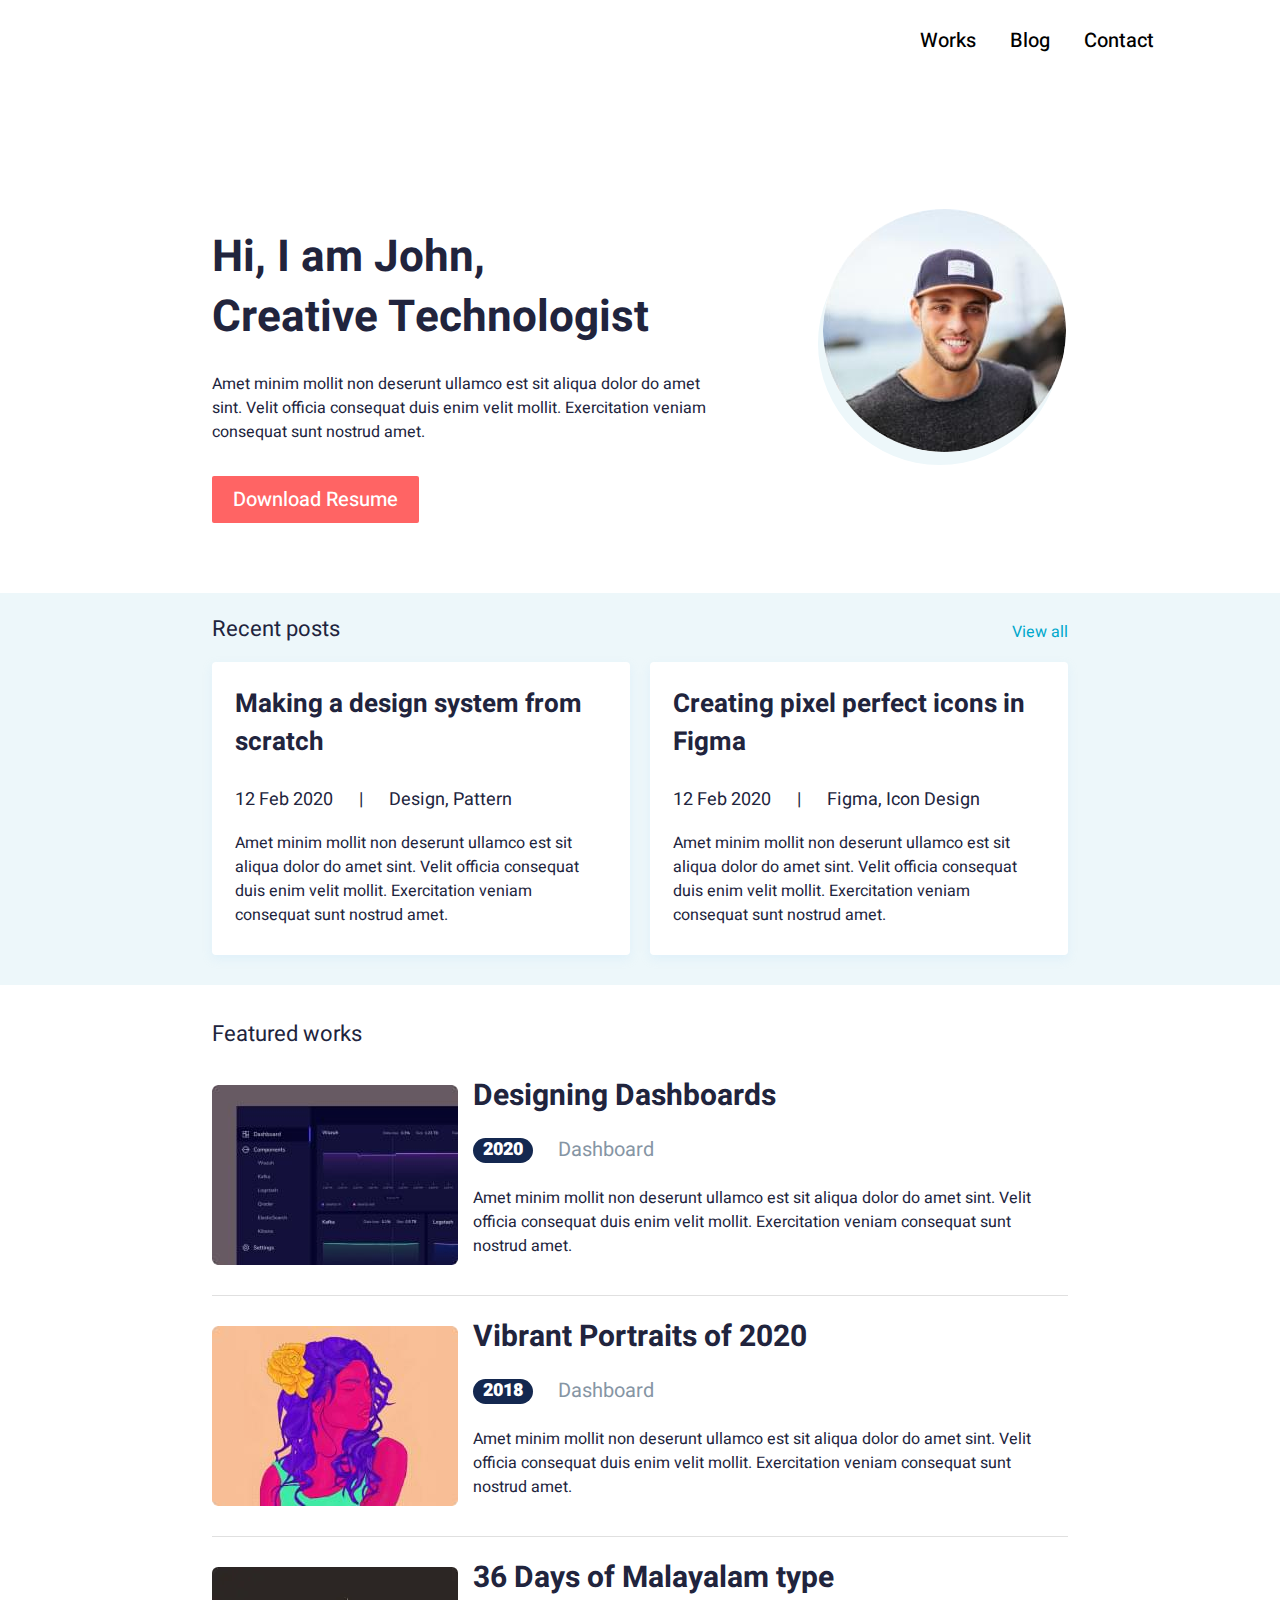
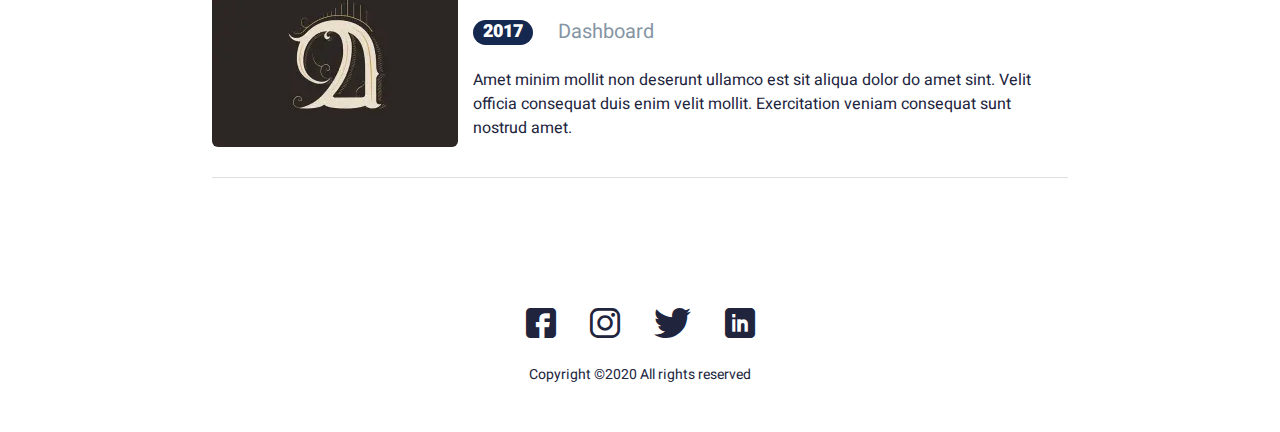
<file: index.html>
<!DOCTYPE html>
<html lang="ru">

<head>
	<title>HomePage</title>
	<meta charset="UTF-8">
	<meta name="format-detection" content="telephone=no">
	<link rel="stylesheet" href="css/style.css">
	<link rel="shortcut icon" href="favicon.ico">
	<!-- <meta name="robots" content="noindex, nofollow"> -->
	<!-- <meta name="viewport" content="width=device-width, initial-scale=1.0, maximum-scale=1.0, user-scalable=0"> -->
	<meta name="viewport" content="width=device-width, initial-scale=1.0">
</head>

<body>
	<div class="wrapper">
		<header class="header">
			<div class="header__content">
				<div class="header__menu menu">
					<div class="menu__icon icon-menu">
						<span></span>
						<span></span>
						<span></span>
					</div>
					<nav class="menu__body">
						<ul class="menu__list">
							<li><a href="" class="menu__link ">Works</a></li>
							<li><a href="" class="menu__link ">Blog</a></li>
							<li><a href="" class="menu__link ">Contact</a></li>
						</ul>
					</nav>
				</div>
			</div>
		</header>
		<main class="page">
			<section class="hello">
				<div class="hello__container _container">
					<div class="hello__content">
						<h1 class="hello__title title">Hi, I am John,<br>Creative Technologist</h1>
						<div class="hello__text text">
							Amet minim mollit non deserunt ullamco est sit aliqua dolor do amet sint. Velit officia consequat
							duis enim velit mollit. Exercitation veniam consequat sunt nostrud amet.
						</div>
						<a href="" class="hello__btn btn">Download Resume</a>
					</div>
					<img class="hello__avatar" src="img/avatar.jpg" alt="">
				</div>
			</section>
			<section class="recent-posts">
				<div class="recent-posts__container _container">
					<div class="recent-posts__header">
						<div class="recent-posts__title title-posts">Recent posts</div>
						<a href="" class="recent-posts__view-all">View all</a>
					</div>
					<div class="recent-posts__items">
						<div class="recent-posts__column">
							<article class="recent-posts__item recent-post">
								<a href="" class="recent-post__title">Making a design system from scratch</a>
								<div class="recent-post__info">12 Feb 2020 <span>|</span> Design, Pattern</div>
								<div class="recent-post__text text">
									Amet minim mollit non deserunt ullamco est sit aliqua dolor do amet sint. Velit officia
									consequat duis enim velit mollit. Exercitation veniam consequat sunt nostrud amet.
								</div>
							</article>
						</div>
						<div class="recent-posts__column">
							<article class="recent-posts__item recent-post">
								<a href="" class="recent-post__title">Creating pixel perfect icons in Figma</a>
								<div class="recent-post__info">12 Feb 2020 <span>|</span> Figma, Icon Design</div>
								<div class="recent-post__text text">
									Amet minim mollit non deserunt ullamco est sit aliqua dolor do amet sint. Velit officia
									consequat duis enim velit mollit. Exercitation veniam consequat sunt nostrud amet.
								</div>
							</article>
						</div>
					</div>
				</div>
			</section>
			<section class="featured-works">
				<div class="featured-works__container _container">
					<div class="featured-works__title title-posts">Featured works</div>
					<div class="featured-works__items works">
						<article class="works__item">
							<a href="" class="works__image _ibg"><img src="img/works/01.jpg" alt="Work #1">
							</a>
							<div class="works__body">
								<a href="" class="works__title">Designing Dashboards</a>
								<div class="works__info">
									<div class="works__year">2020</div>
									<div class="works__category">Dashboard</div>
								</div>
								<div class="works__text text">
									Amet minim mollit non deserunt ullamco est sit aliqua dolor do amet sint. Velit officia
									consequat duis enim velit mollit. Exercitation veniam consequat sunt nostrud amet.
								</div>
							</div>
						</article>
						<article class="works__item">
							<a href="" class="works__image _ibg"><img src="img/works/02.jpg" alt="Work #1">
							</a>
							<div class="works__body">
								<a href="" class="works__title">Vibrant Portraits of 2020</a>
								<div class="works__info">
									<div class="works__year">2018</div>
									<div class="works__category">Dashboard</div>
								</div>
								<div class="works__text text">
									Amet minim mollit non deserunt ullamco est sit aliqua dolor do amet sint. Velit officia
									consequat duis enim velit mollit. Exercitation veniam consequat sunt nostrud amet.
								</div>
							</div>
						</article>
						<article class="works__item">
							<a href="" class="works__image _ibg">
								<picture>
									<source srcset="img/works/03.webp" type="image/webp"><img src="img/works/03.jpg"
										alt="Work #1">
								</picture>
							</a>
							<div class="works__body">
								<a href="" class="works__title">36 Days of Malayalam type</a>
								<div class="works__info">
									<div class="works__year">2017</div>
									<div class="works__category">Dashboard</div>
								</div>
								<div class="works__text text">
									Amet minim mollit non deserunt ullamco est sit aliqua dolor do amet sint. Velit officia
									consequat duis enim velit mollit. Exercitation veniam consequat sunt nostrud amet.
								</div>
							</div>
						</article>
					</div>
				</div>
			</section>
		</main>
		<footer class="footer">
			<div class="footer__content _container">
				<div class="footer__social social">
					<a href="" class="social__item _icon-fb"></a>
					<a href="" class="social__item _icon-insta"></a>
					<a href="" class="social__item _icon-twitter"></a>
					<a href="" class="social__item _icon-linkedin"></a>
				</div>
				<div class="footer__copy">Copyright ©2020 All rights reserved</div>
			</div>
		</footer>
	</div>
	<script src="js/app.js"></script>
</body>

</html>
</file>
<file: css/style.css>
/* Подключение стилей */
@import url("https://fonts.googleapis.com/css?family=Heebo:regular,500,700,900&display=swap");

@font-face {
  font-family: "icons";
  font-display: swap;
  src: url("../fonts/icons.woff") format("woff"), url("../fonts/icons.woff2") format("woff2");
  font-weight: 400;
  font-style: normal;
}

@font-face {
  font-family: "icons";
  font-display: swap;
  src: url("../fonts/icons.woff") format("woff"), url("../fonts/icons.woff2#icons") format("woff2");
  font-weight: normal;
  font-style: normal;
  font-display: block;
}

/* Иконочный шрифт */
[class^=_icon-]:before,
[class*=" _icon-"]:before {
  font-family: "icons";
  font-style: normal;
  font-weight: normal;
  font-variant: normal;
  text-transform: none;
  line-height: 1;
}

[class^=_icon-]:before,
[class*=" _icon-"]:before {
  display: block;
}

._icon-fb:before {
  content: "\e900";
}

._icon-insta:before {
  content: "\e901";
}

._icon-linkedin:before {
  content: "\e902";
}

._icon-twitter:before {
  content: "\e903";
}

/* Обнуление */
* {
  padding: 0px;
  margin: 0px;
  border: 0px;
}

*,
*:before,
*:after {
  box-sizing: border-box;
}

:focus,
:active {
  outline: none;
}

a:focus,
a:active {
  outline: none;
}

aside,
nav,
footer,
header,
section {
  display: block;
}

html,
body {
  height: 100%;
  min-width: 375px;
}

body {
  line-height: 1;
  font-family: "Heebo";
}

input,
button,
textarea {
  font-family: "Heebo";
}

input::-ms-clear {
  display: none;
}

button {
  cursor: pointer;
}

button::-moz-focus-inner {
  padding: 0;
  border: 0;
}

a,
a:visited {
  text-decoration: none;
}

a:hover {
  text-decoration: none;
}

ul li {
  list-style: none;
}

img {
  vertical-align: top;
}

h1,
h2,
h3,
h4,
h5,
h6 {
  font-weight: inherit;
  font-size: inherit;
}

body {
  color: #21243d;
  font-size: 14px;
}

body._lock {
  overflow: hidden;
}

/* Основные стили макета */
.wrapper {
  width: 100%;
  min-height: 100%;
  overflow: hidden;
  display: flex;
   flex-direction: column;
}

._container {
  max-width: 856px;
  margin: 0 auto;
}

.title {
  font-size: 44px;
  font-weight: 700;
  color: #21243d;
  line-height: 60px;
}

.text {
  font-size: 16px;
  line-height: 24px;
  color: #21243d;
}

.title-posts {
  font-size: 22px;
}

._ibg {
  position: relative;
}

._ibg img {
  position: absolute;
  width: 100%;
  height: 100%;
  top: 0;
  left: 0;
   object-fit: cover;
}

body.ie ._ibg {
  background-position: center;
  background-size: cover;
  background-repeat: no-repeat;
}

body.ie ._ibg img {
  width: 0;
  height: 0;
  opacity: 0;
  visibility: hidden;
}

.header {
  position: relative;
  z-index: 100;
}

.header__content {
  max-width: 1052px;
  padding: 0px 12px;
  margin: 0px auto;
}

.header__menu {
  padding: 10px 0;
  height: 82px;
 align-items: center;
  display: flex;
 justify-content: flex-end;
}

.menu__list li {
  margin: 0px 0px 30px 0px;
}

.menu__list li:last-child {
  margin: 0px 0px 0px 0px;
}

.menu__link {
  font-size: 20px;
  font-weight: 500;
  color: #000;
  transition: color 0.3s ease 0s;
}

.menu__link._active {
  color: #ff6464;
}

.icon-menu {
  display: none;
}

.hello {
  padding: 38px 0px 70px 0px;
}

.hello__container {
  display: flex;
}

.hello__content {
 align-items: flex-start;
  padding: 18px 110px 0px 0px;
 flex: 1 1 auto;
}

.hello__content *:last-child {
  margin-bottom: 0;
}

.hello__title {
  margin: 0px 0px 24px 0px;
}

.hello__text {
  margin: 0px 0px 32px 0px;
}

.hello .btn {
  background-color: #ff6464;
  border-radius: 2px;
  font-weight: 500;
  font-size: 20px;
  color: #fff;
  line-height: 145%;
  height: 47px;
  display: inline-flex;
 align-items: center;
 justify-content: center;
  text-align: center;
  padding: 0px 21px;
  transition: background-color 0.3s ease 0s;
}

.hello .btn._fw {
  width: 100%;
}

.hello__btn {
  margin: 0px 0px 25px 0px;
}

.hello__avatar {
  margin-top: -1px;
  margin-right: 2px;
 flex: 0 0 243px;
  height: 243px;
  position: relative;
  border-radius: 50%;
 box-shadow: -5px 13px 0px 0px #edf7fa;
}

.hello__avatar img {
  max-width: 100%;
}

.recent-posts {
  background: #edf7fa;
  padding: 25px 0px 13px 0px;
}

.recent-posts__header {
  display: flex;
  margin: 0px 0px 18px 0px;
}

.recent-posts__title {
  padding: 0px 20px 0px 0px;
 flex: 1 1 auto;
}

.recent-posts__view-all {
  margin-top: 3px;
  flex: 0 0 auto;
  font-size: 16px;
  line-height: 23px;
  color: #00a8cc;
}

.recent-posts__items {
  margin: 0px -10px;
}

.recent-posts__column {
  flex: 0 1 50%;
  padding: 0px 10px;
  margin: 0px 0px 17px 0px;
}

.recent-post {
  height: 100%;
  background-color: #fff;
  box-shadow: 0px 4px 10px rgba(187, 225, 250, 0.25);
  border-radius: 4px;
  padding: 24px 23px 28px 23px;
}

.recent-post *:last-child {
  margin-bottom: 0;
}

.recent-post__title {
  display: inline-block;
  color: inherit;
  font-size: 26px;
  font-weight: 700;
  line-height: 146.1538461538%;
  transition: color 0.3s ease 0s;
  margin: 0px 0px 25px 0px;
}

.recent-post__info {
  margin: 0px 0px 18px 0px;
  font-size: 18px;
  line-height: 144.4444444444%;
}

.recent-post__info span {
  margin: 0px 22px 0px 22px;
}

.recent-post__text {
  margin: 0px 0px 15px 0px;
}

.featured-works {
  padding: 38px 0px 80px 0px;
}

.featured-works__title {
  margin: 0px 0px 40px 0px;
}

.works__items {
  padding: 0px 0px 60px 0px;
}

.works__main-title {
  margin: 0px 0px 45px 0px;
}

.works__item {
  padding: 0px 0px 30px 0px;
  margin: 0px 0px 30px 0px;
  border-bottom: 1px solid #e0e0e0;
}

.works__item:last-child {
  margin-bottom: 0;
}

.works__image {
  flex: 0 0 246px;
  display: block;
  border-radius: 6px;
  min-height: 180px;
  overflow: hidden;
}

.works__body {
 flex: 1 1 auto;
}

.works__title {
  color: inherit;
  display: inline-block;
  font-size: 30px;
  font-weight: 700;
  line-height: 146.6666666667%;
  margin: -10px 0px 19px 0px;
  transition: color 0.3s ease 0s;
}

.works__info {
  display: flex;
 align-items: center;
  margin: 0px 0px 23px 0px;
}

.works__year {
  background: #142850;
  border-radius: 16px;
  height: 25px;
  padding: 0px 10px;
  display: inline-flex;
 justify-content: center;
 align-items: center;
  color: #fff;
  font-weight: 900;
  font-size: 18px;
}

.works__category {
  color: #8695a4;
  font-size: 20px;
  margin: 0px 0px 0px 25px;
}

.footer {
  text-align: center;
  padding: 50px 0;
}

.footer__social {
  margin: 0px 0px 30px 0px;
}

.page {
  padding: 90px 0px 0px 0px;
   flex: 1 1 auto;
}

.social {
  display: flex;
 justify-content: center;
  align-items: center;
}

.social__item {
  transition: color 0.3s ease 0s;
  margin: 0px 17px;
  font-size: 30px;
  color: inherit;
}

@media (min-width: 767.98px) {
  .menu__list {
    display: flex;
  }

  .menu__list li {
    margin: 0px 34px 0px 0px;
  }

  .recent-posts__items {
    display: flex;
  }

  .works__item {
    display: flex;
    align-items: flex-start;
  }

  .works__body {
    padding: 0px 0px 0px 15px;
  }
}

@media (min-width: 991.98px) {
  .menu__link:hover {
    color: #ff6464;
  }

  .recent-post__title:hover {
    color: #ff6464;
  }

  .works__title:hover {
    color: #ff6464;
  }

  .social__item:hover {
    color: #ff6464;
  }
}

@media (min-width: 992px) {
  .hello .btn:hover {
    background-color: #bb4949;
  }
}

@media (max-width: 767.98px) {
  ._container {
    max-width: none;
    padding: 0 10px;
  }

  .title {
    font-size: 32px;
    line-height: 40px;
  }

  .title-posts {
    text-align: center;
    font-size: 18px;
  }

  .header__content {
    padding: 0px 18px;
  }

  .header__menu {
    height: 50px;
  }

  .menu__body {
    transform: translate(0px, -100%);
    transition: transform 0.8s ease 0s;
    position: fixed;
    width: 100%;
    height: 100%;
    top: 0;
    left: 0;
    overflow: auto;
    padding: 70px 10px 30px 10px;
    background-color: rgba(255, 255, 255, 0.95);
  }

  .menu__body._active {
    transform: translate(0px, 0%);
  }

  .menu__link {
    font-size: 40px;
    display: block;
    text-align: center;
  }

  .icon-menu {
    display: block;
    position: relative;
    width: 30px;
    height: 18px;
    cursor: pointer;
    z-index: 5;
  }

  .icon-menu span {
    transition: all 0.3s ease 0s;
    top: calc(50% - 1px);
    left: 0px;
    position: absolute;
    width: 100%;
    height: 1.6px;
    background-color: #000;
  }

  .icon-menu span:first-child {
    top: 0px;
  }

  .icon-menu span:last-child {
    top: auto;
    bottom: 0px;
  }

  .icon-menu._active span {
    transform: scale(0);
  }

  .icon-menu._active span:first-child {
    transform: rotate(-45deg);
    top: calc(50% - 1px);
  }

  .icon-menu._active span:last-child {
    transform: rotate(45deg);
    bottom: calc(50% - 1px);
  }

  .hello {
    padding: 0px 0px 60px 0px;
  }

  .hello__container {
    text-align: center;
   flex-direction: column-reverse;
  }

  .hello__content {
    padding: 0px 0px 0px 0px;
  }

  .hello__title {
    margin: 0px auto 20px;
    max-width: 312px;
  }

  .hello__text {
    padding: 0px 15px;
    margin: 0px 0px 27px 0px;
  }

  .hello__btn {
    margin: 0px 0px 20px 0px;
  }

  .hello__avatar {
    width: 170px;
    max-height: 170px;
    margin: 0px auto 20px;
  }

  .recent-posts {
    padding: 22px auto 23px;
  }

  .recent-posts__title {
    padding: 0;
  }

  .recent-posts__view-all {
    display: none;
  }

  .recent-post {
    width: 354px;
    padding: 12px 19px 19px;
	 margin: 0 auto;
  }

  .recent-post__title {
    line-height: 30px;
    font-size: 22px;
    margin: 0px 0px 14px 0px;
  }

  .recent-post__info span {
    margin: 0 19px;
  }

  .recent-post__info {
    font-size: 16px;
    margin: 0px 0px 18px 0px;
  }

  .featured-works {
    padding: 25px 0px 180px 0px;
  }

  .featured-works__items {
    display: flex;
    overflow: auto;
  }

  .featured-works__items .works__item {
            flex: 0 0 90%;
    margin: 0px 15px 0px 0px;
  }

  .works__items {
    padding: 0px 0px 30px 0px;
  }

  .works__main-title {
    margin: 0px 0px 20px 0px;
  }

  .works__image {
    margin: 0px 0px 17px 0px;
    padding: 0px 0px 60% 0px;
  }

  .works__title {
    font-size: 24px;
  }

  .footer {
    padding: 30px 0;
  }

  .page {
    padding: 30px 0px 0px 0px;
  }
}
</file>
